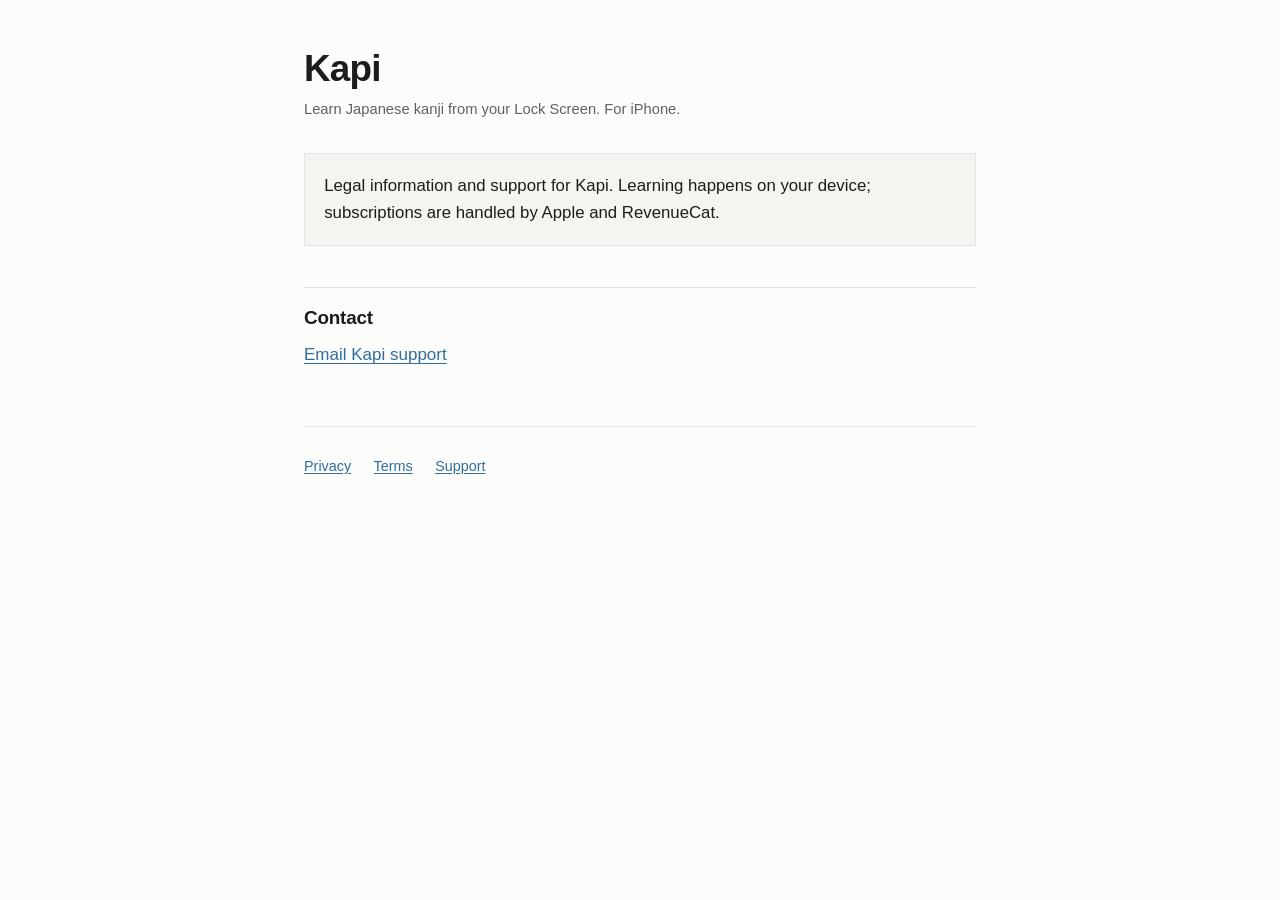
<file: index.html>
<!doctype html>
<html lang="en">
<head>
<meta charset="utf-8">
<meta name="viewport" content="width=device-width, initial-scale=1">
<title>Kapi — Kapi</title>
<meta name="description" content="Kapi privacy, subscription terms and support.">
<link rel="stylesheet" href="style.css">
</head>
<body>
<main>

<h1>Kapi</h1><p class="updated">Learn Japanese kanji from your Lock Screen. For iPhone.</p><div class="lead"><p>Legal information and support for Kapi. Learning happens on your device; subscriptions are handled by Apple and RevenueCat.</p></div><h2>Contact</h2><a href="mailto:zarif.arefein@gmail.com">Email Kapi support</a>
<footer><nav class="nav" aria-label="Legal and support"><a href="privacy/">Privacy</a><a href="terms/">Terms</a><a href="support/">Support</a></nav></footer>
</main>
</body>
</html>
</file>
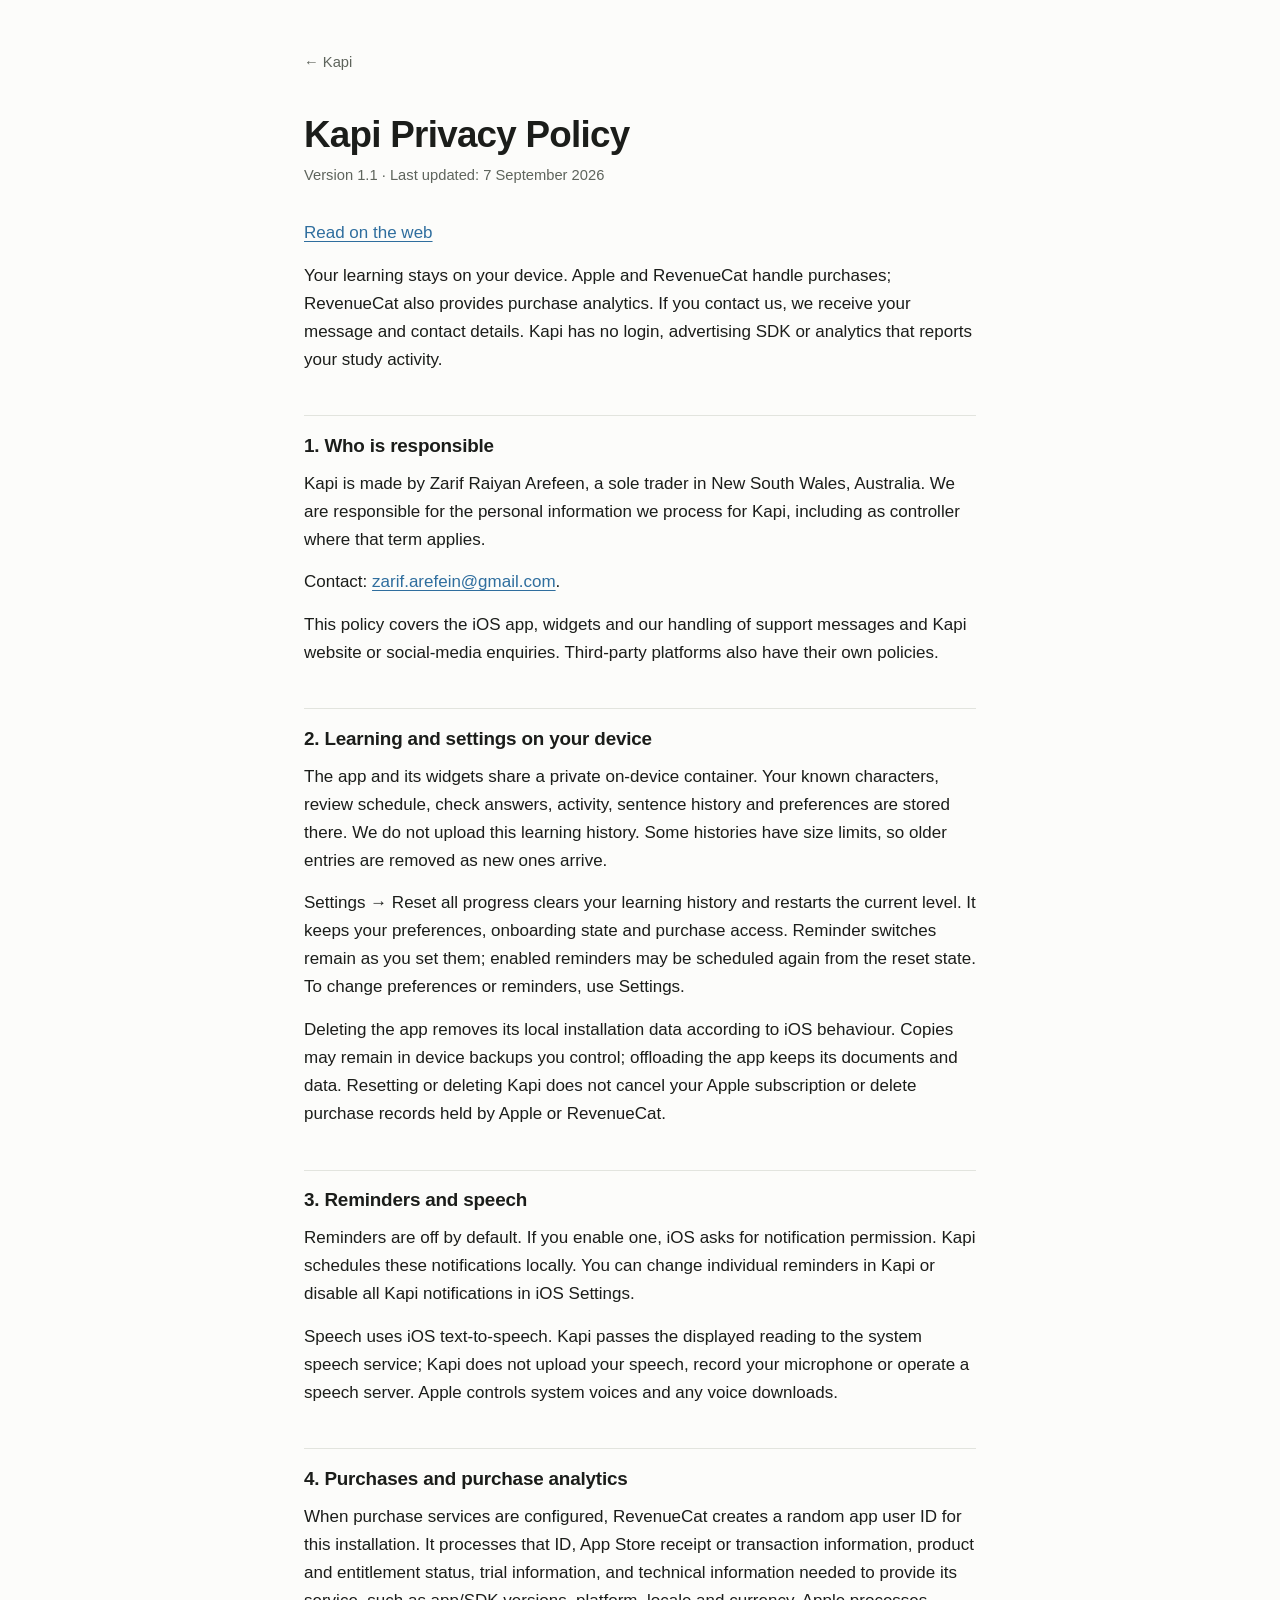
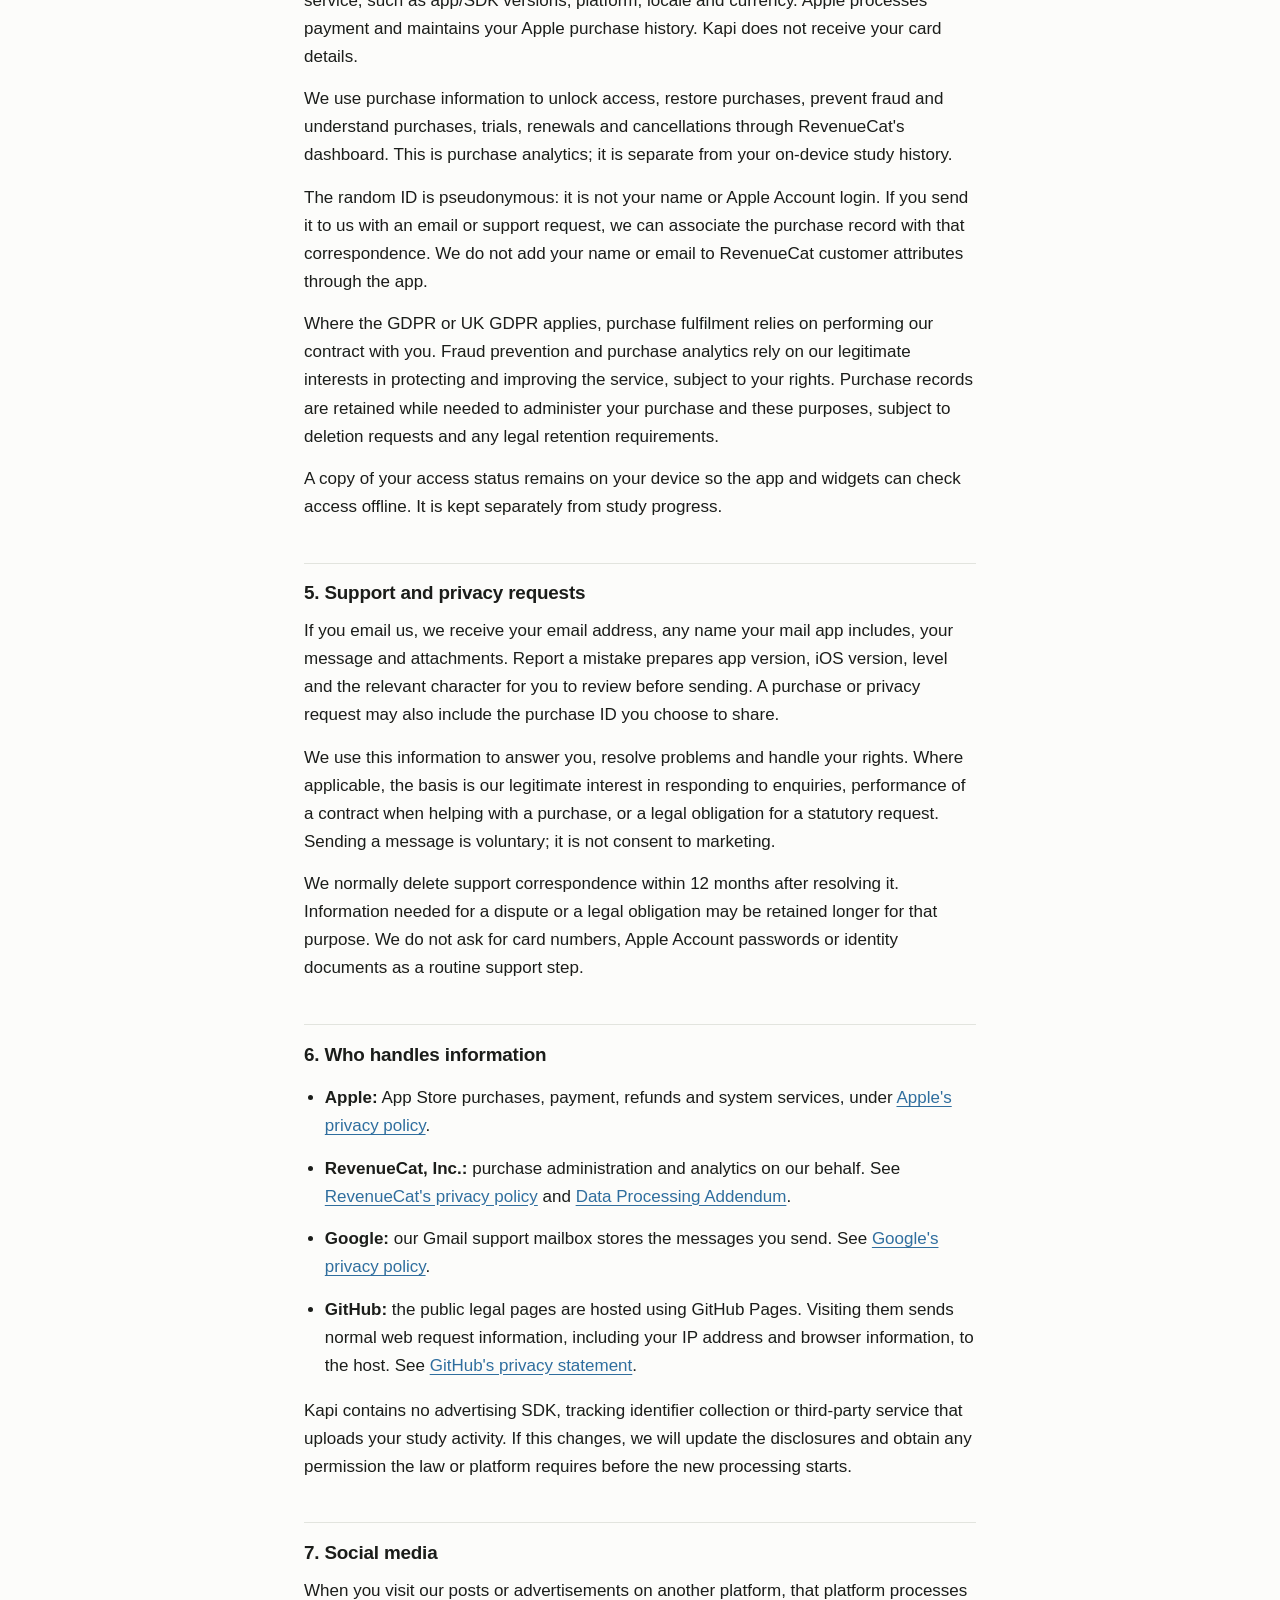
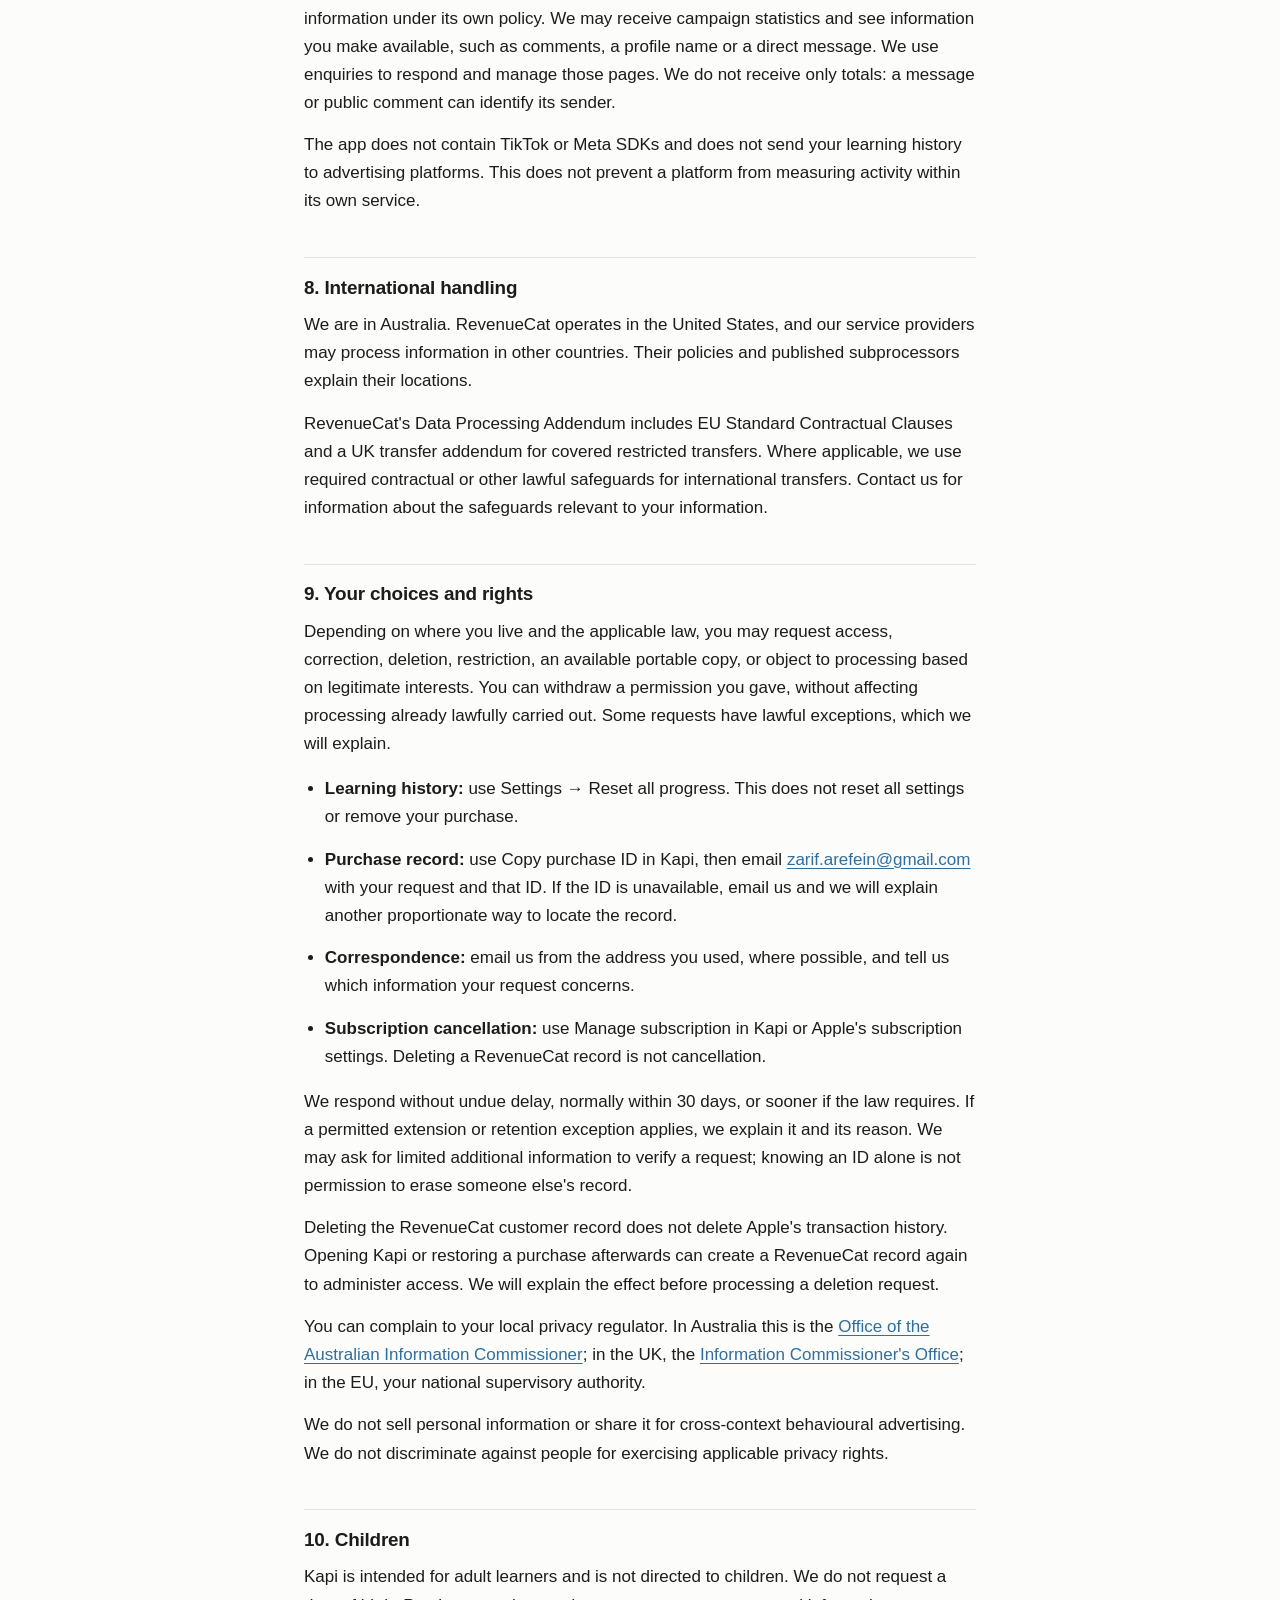
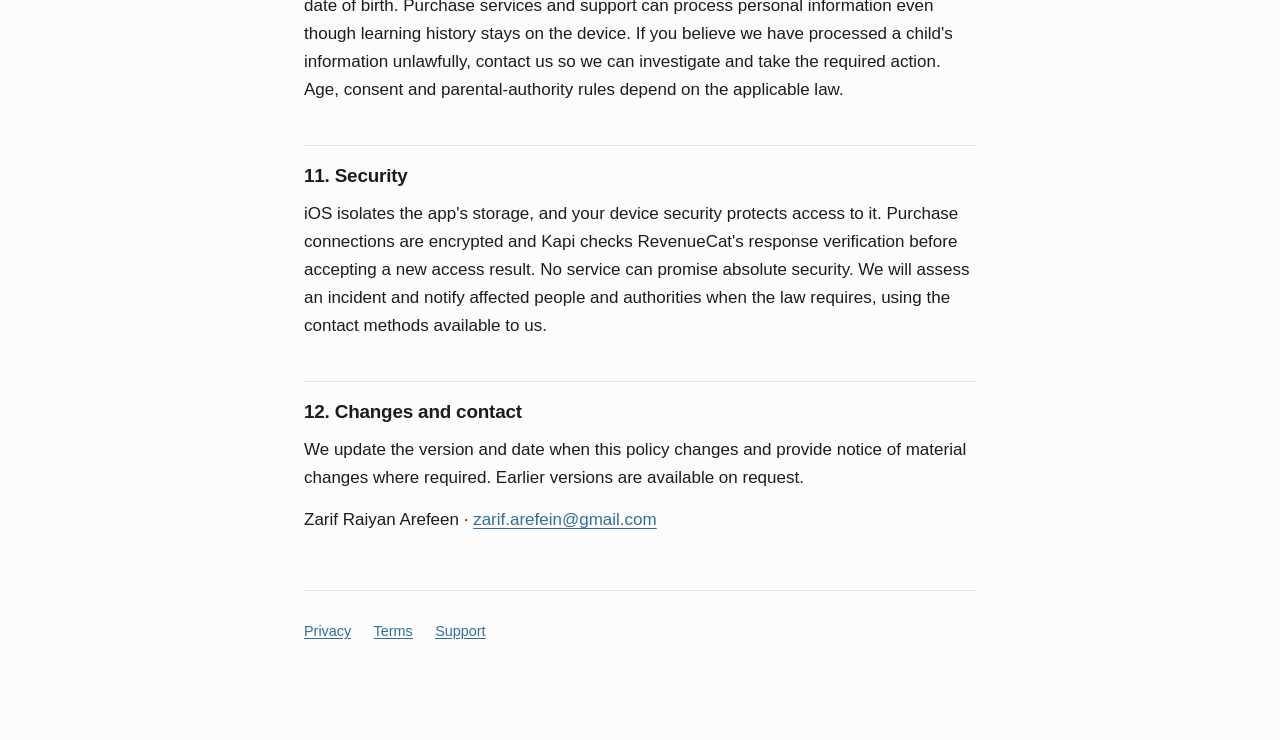
<file: privacy/index.html>
<!doctype html>
<html lang="en">
<head>
<meta charset="utf-8">
<meta name="viewport" content="width=device-width, initial-scale=1">
<title>Privacy Policy — Kapi</title>
<meta name="description" content="Kapi privacy policy: information, rights and help.">
<link rel="stylesheet" href="../style.css">
</head>
<body>
<main>
<a class="home" href="../">← Kapi</a>
<h1>Kapi Privacy Policy</h1>
<p class="updated">Version 1.1 · Last updated: 7 September 2026</p>
<p><a href="../privacy/">Read on the web</a></p>
<p>Your learning stays on your device. Apple and RevenueCat handle purchases; RevenueCat also provides purchase analytics. If you contact us, we receive your message and contact details. Kapi has no login, advertising SDK or analytics that reports your study activity.</p>
<h2>1. Who is responsible</h2>
<p>Kapi is made by Zarif Raiyan Arefeen, a sole trader in New South Wales, Australia. We are responsible for the personal information we process for Kapi, including as controller where that term applies.</p>
<p>Contact: <a href="mailto:zarif.arefein@gmail.com"><a href="mailto:zarif.arefein@gmail.com">zarif.arefein@gmail.com</a></a>.</p>
<p>This policy covers the iOS app, widgets and our handling of support messages and Kapi website or social-media enquiries. Third-party platforms also have their own policies.</p>
<h2>2. Learning and settings on your device</h2>
<p>The app and its widgets share a private on-device container. Your known characters, review schedule, check answers, activity, sentence history and preferences are stored there. We do not upload this learning history. Some histories have size limits, so older entries are removed as new ones arrive.</p>
<p>Settings → Reset all progress clears your learning history and restarts the current level. It keeps your preferences, onboarding state and purchase access. Reminder switches remain as you set them; enabled reminders may be scheduled again from the reset state. To change preferences or reminders, use Settings.</p>
<p>Deleting the app removes its local installation data according to iOS behaviour. Copies may remain in device backups you control; offloading the app keeps its documents and data. Resetting or deleting Kapi does not cancel your Apple subscription or delete purchase records held by Apple or RevenueCat.</p>
<h2>3. Reminders and speech</h2>
<p>Reminders are off by default. If you enable one, iOS asks for notification permission. Kapi schedules these notifications locally. You can change individual reminders in Kapi or disable all Kapi notifications in iOS Settings.</p>
<p>Speech uses iOS text-to-speech. Kapi passes the displayed reading to the system speech service; Kapi does not upload your speech, record your microphone or operate a speech server. Apple controls system voices and any voice downloads.</p>
<h2>4. Purchases and purchase analytics</h2>
<p>When purchase services are configured, RevenueCat creates a random app user ID for this installation. It processes that ID, App Store receipt or transaction information, product and entitlement status, trial information, and technical information needed to provide its service, such as app/SDK versions, platform, locale and currency. Apple processes payment and maintains your Apple purchase history. Kapi does not receive your card details.</p>
<p>We use purchase information to unlock access, restore purchases, prevent fraud and understand purchases, trials, renewals and cancellations through RevenueCat&#x27;s dashboard. This is purchase analytics; it is separate from your on-device study history.</p>
<p>The random ID is pseudonymous: it is not your name or Apple Account login. If you send it to us with an email or support request, we can associate the purchase record with that correspondence. We do not add your name or email to RevenueCat customer attributes through the app.</p>
<p>Where the GDPR or UK GDPR applies, purchase fulfilment relies on performing our contract with you. Fraud prevention and purchase analytics rely on our legitimate interests in protecting and improving the service, subject to your rights. Purchase records are retained while needed to administer your purchase and these purposes, subject to deletion requests and any legal retention requirements.</p>
<p>A copy of your access status remains on your device so the app and widgets can check access offline. It is kept separately from study progress.</p>
<h2>5. Support and privacy requests</h2>
<p>If you email us, we receive your email address, any name your mail app includes, your message and attachments. Report a mistake prepares app version, iOS version, level and the relevant character for you to review before sending. A purchase or privacy request may also include the purchase ID you choose to share.</p>
<p>We use this information to answer you, resolve problems and handle your rights. Where applicable, the basis is our legitimate interest in responding to enquiries, performance of a contract when helping with a purchase, or a legal obligation for a statutory request. Sending a message is voluntary; it is not consent to marketing.</p>
<p>We normally delete support correspondence within 12 months after resolving it. Information needed for a dispute or a legal obligation may be retained longer for that purpose. We do not ask for card numbers, Apple Account passwords or identity documents as a routine support step.</p>
<h2>6. Who handles information</h2>
<ul>
<li><strong>Apple:</strong> App Store purchases, payment, refunds and system services, under <a href="https://www.apple.com/legal/privacy/">Apple&#x27;s privacy policy</a>.</li>
<li><strong>RevenueCat, Inc.:</strong> purchase administration and analytics on our behalf. See <a href="https://www.revenuecat.com/privacy">RevenueCat&#x27;s privacy policy</a> and <a href="https://www.revenuecat.com/dpa">Data Processing Addendum</a>.</li>
<li><strong>Google:</strong> our Gmail support mailbox stores the messages you send. See <a href="https://policies.google.com/privacy">Google&#x27;s privacy policy</a>.</li>
<li><strong>GitHub:</strong> the public legal pages are hosted using GitHub Pages. Visiting them sends normal web request information, including your IP address and browser information, to the host. See <a href="https://docs.github.com/en/site-policy/privacy-policies/github-general-privacy-statement">GitHub&#x27;s privacy statement</a>.</li>
</ul>
<p>Kapi contains no advertising SDK, tracking identifier collection or third-party service that uploads your study activity. If this changes, we will update the disclosures and obtain any permission the law or platform requires before the new processing starts.</p>
<h2>7. Social media</h2>
<p>When you visit our posts or advertisements on another platform, that platform processes information under its own policy. We may receive campaign statistics and see information you make available, such as comments, a profile name or a direct message. We use enquiries to respond and manage those pages. We do not receive only totals: a message or public comment can identify its sender.</p>
<p>The app does not contain TikTok or Meta SDKs and does not send your learning history to advertising platforms. This does not prevent a platform from measuring activity within its own service.</p>
<h2>8. International handling</h2>
<p>We are in Australia. RevenueCat operates in the United States, and our service providers may process information in other countries. Their policies and published subprocessors explain their locations.</p>
<p>RevenueCat&#x27;s Data Processing Addendum includes EU Standard Contractual Clauses and a UK transfer addendum for covered restricted transfers. Where applicable, we use required contractual or other lawful safeguards for international transfers. Contact us for information about the safeguards relevant to your information.</p>
<h2>9. Your choices and rights</h2>
<p>Depending on where you live and the applicable law, you may request access, correction, deletion, restriction, an available portable copy, or object to processing based on legitimate interests. You can withdraw a permission you gave, without affecting processing already lawfully carried out. Some requests have lawful exceptions, which we will explain.</p>
<ul>
<li><strong>Learning history:</strong> use Settings → Reset all progress. This does not reset all settings or remove your purchase.</li>
<li><strong>Purchase record:</strong> use Copy purchase ID in Kapi, then email <a href="mailto:zarif.arefein@gmail.com"><a href="mailto:zarif.arefein@gmail.com">zarif.arefein@gmail.com</a></a> with your request and that ID. If the ID is unavailable, email us and we will explain another proportionate way to locate the record.</li>
<li><strong>Correspondence:</strong> email us from the address you used, where possible, and tell us which information your request concerns.</li>
<li><strong>Subscription cancellation:</strong> use Manage subscription in Kapi or Apple&#x27;s subscription settings. Deleting a RevenueCat record is not cancellation.</li>
</ul>
<p>We respond without undue delay, normally within 30 days, or sooner if the law requires. If a permitted extension or retention exception applies, we explain it and its reason. We may ask for limited additional information to verify a request; knowing an ID alone is not permission to erase someone else&#x27;s record.</p>
<p>Deleting the RevenueCat customer record does not delete Apple&#x27;s transaction history. Opening Kapi or restoring a purchase afterwards can create a RevenueCat record again to administer access. We will explain the effect before processing a deletion request.</p>
<p>You can complain to your local privacy regulator. In Australia this is the <a href="https://www.oaic.gov.au">Office of the Australian Information Commissioner</a>; in the UK, the <a href="https://ico.org.uk">Information Commissioner&#x27;s Office</a>; in the EU, your national supervisory authority.</p>
<p>We do not sell personal information or share it for cross-context behavioural advertising. We do not discriminate against people for exercising applicable privacy rights.</p>
<h2>10. Children</h2>
<p>Kapi is intended for adult learners and is not directed to children. We do not request a date of birth. Purchase services and support can process personal information even though learning history stays on the device. If you believe we have processed a child&#x27;s information unlawfully, contact us so we can investigate and take the required action. Age, consent and parental-authority rules depend on the applicable law.</p>
<h2>11. Security</h2>
<p>iOS isolates the app&#x27;s storage, and your device security protects access to it. Purchase connections are encrypted and Kapi checks RevenueCat&#x27;s response verification before accepting a new access result. No service can promise absolute security. We will assess an incident and notify affected people and authorities when the law requires, using the contact methods available to us.</p>
<h2>12. Changes and contact</h2>
<p>We update the version and date when this policy changes and provide notice of material changes where required. Earlier versions are available on request.</p>
<p>Zarif Raiyan Arefeen · <a href="mailto:zarif.arefein@gmail.com"><a href="mailto:zarif.arefein@gmail.com">zarif.arefein@gmail.com</a></a></p>
<footer><nav class="nav" aria-label="Legal and support"><a href="../privacy/">Privacy</a><a href="../terms/">Terms</a><a href="../support/">Support</a></nav></footer>
</main>
</body>
</html>
</file>
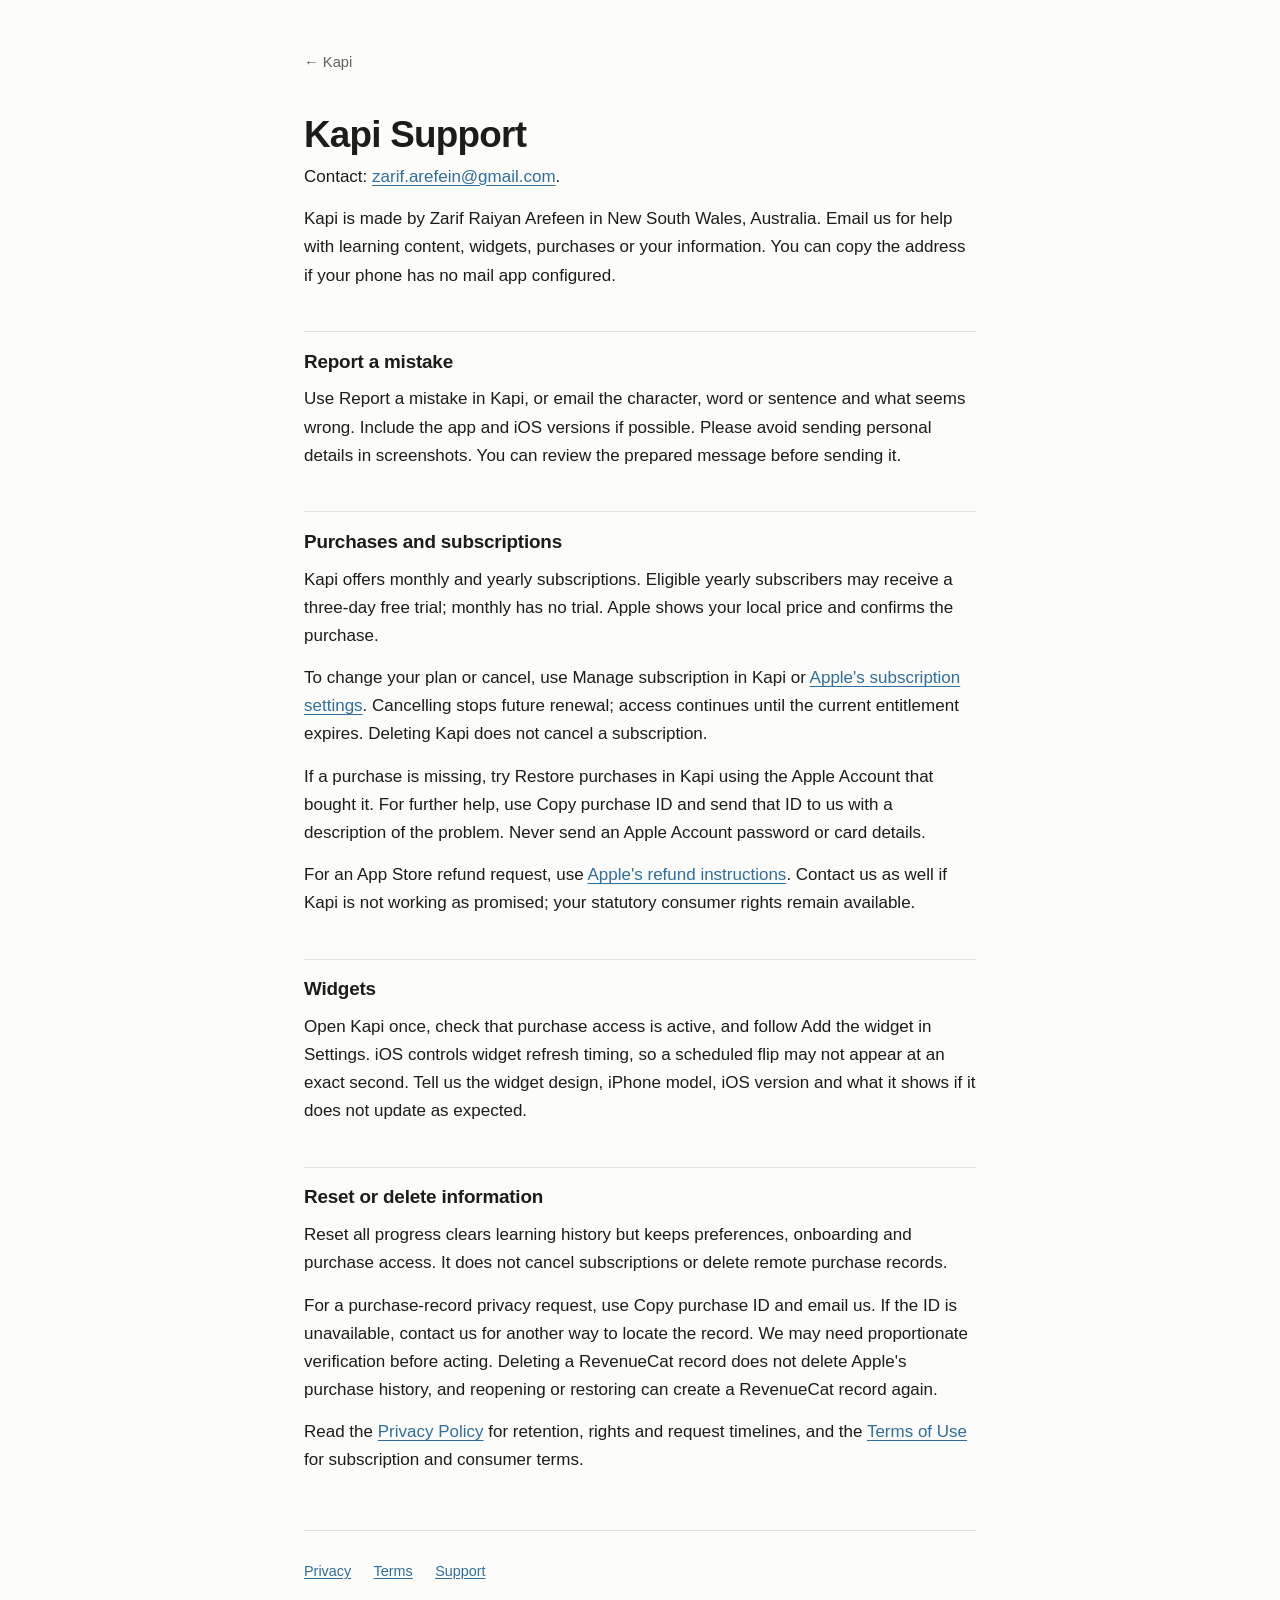
<file: support/index.html>
<!doctype html>
<html lang="en">
<head>
<meta charset="utf-8">
<meta name="viewport" content="width=device-width, initial-scale=1">
<title>Support — Kapi</title>
<meta name="description" content="Kapi support: information, rights and help.">
<link rel="stylesheet" href="../style.css">
</head>
<body>
<main>
<a class="home" href="../">← Kapi</a>
<h1>Kapi Support</h1>
<p>Contact: <a href="mailto:zarif.arefein@gmail.com"><a href="mailto:zarif.arefein@gmail.com">zarif.arefein@gmail.com</a></a>.</p>
<p>Kapi is made by Zarif Raiyan Arefeen in New South Wales, Australia. Email us for help with learning content, widgets, purchases or your information. You can copy the address if your phone has no mail app configured.</p>
<h2>Report a mistake</h2>
<p>Use Report a mistake in Kapi, or email the character, word or sentence and what seems wrong. Include the app and iOS versions if possible. Please avoid sending personal details in screenshots. You can review the prepared message before sending it.</p>
<h2>Purchases and subscriptions</h2>
<p>Kapi offers monthly and yearly subscriptions. Eligible yearly subscribers may receive a three-day free trial; monthly has no trial. Apple shows your local price and confirms the purchase.</p>
<p>To change your plan or cancel, use Manage subscription in Kapi or <a href="https://apps.apple.com/account/subscriptions">Apple&#x27;s subscription settings</a>. Cancelling stops future renewal; access continues until the current entitlement expires. Deleting Kapi does not cancel a subscription.</p>
<p>If a purchase is missing, try Restore purchases in Kapi using the Apple Account that bought it. For further help, use Copy purchase ID and send that ID to us with a description of the problem. Never send an Apple Account password or card details.</p>
<p>For an App Store refund request, use <a href="https://support.apple.com/118223">Apple&#x27;s refund instructions</a>. Contact us as well if Kapi is not working as promised; your statutory consumer rights remain available.</p>
<h2>Widgets</h2>
<p>Open Kapi once, check that purchase access is active, and follow Add the widget in Settings. iOS controls widget refresh timing, so a scheduled flip may not appear at an exact second. Tell us the widget design, iPhone model, iOS version and what it shows if it does not update as expected.</p>
<h2>Reset or delete information</h2>
<p>Reset all progress clears learning history but keeps preferences, onboarding and purchase access. It does not cancel subscriptions or delete remote purchase records.</p>
<p>For a purchase-record privacy request, use Copy purchase ID and email us. If the ID is unavailable, contact us for another way to locate the record. We may need proportionate verification before acting. Deleting a RevenueCat record does not delete Apple&#x27;s purchase history, and reopening or restoring can create a RevenueCat record again.</p>
<p>Read the <a href="../privacy/">Privacy Policy</a> for retention, rights and request timelines, and the <a href="../terms/">Terms of Use</a> for subscription and consumer terms.</p>
<footer><nav class="nav" aria-label="Legal and support"><a href="../privacy/">Privacy</a><a href="../terms/">Terms</a><a href="../support/">Support</a></nav></footer>
</main>
</body>
</html>
</file>
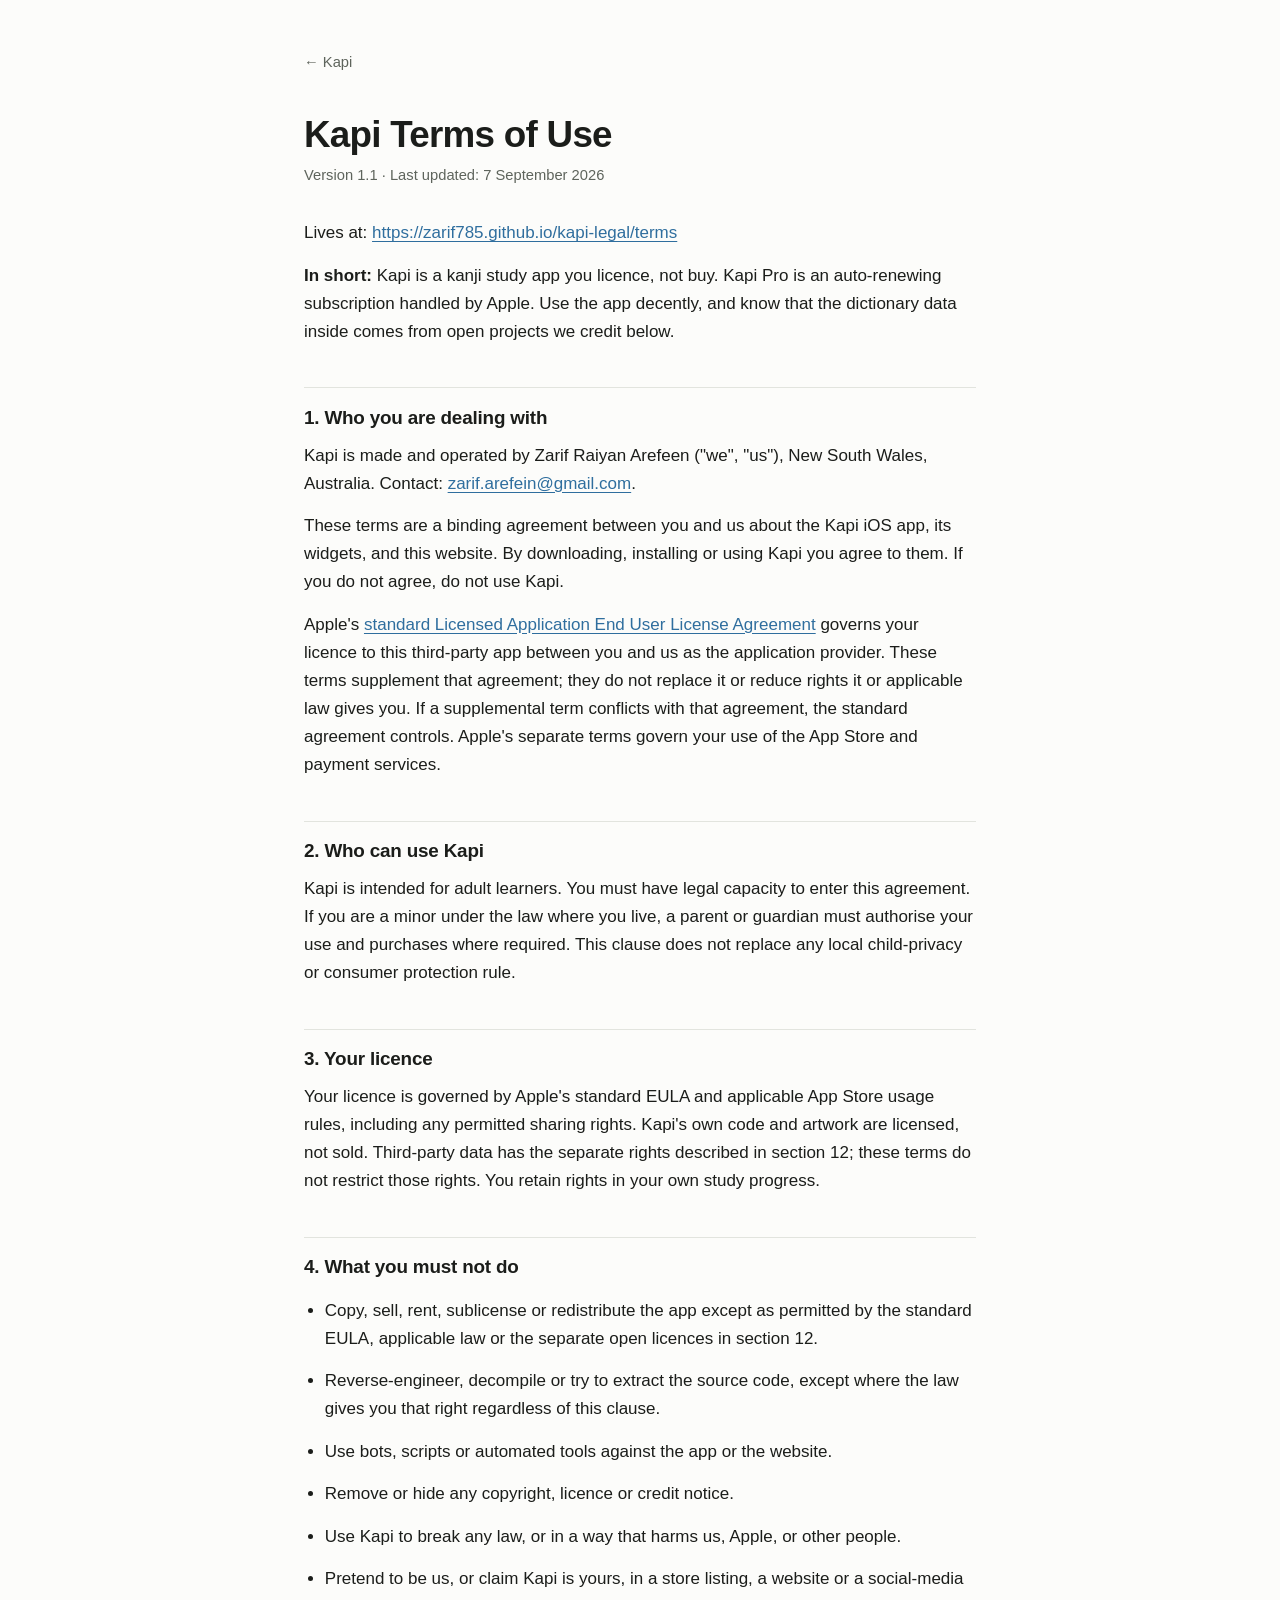
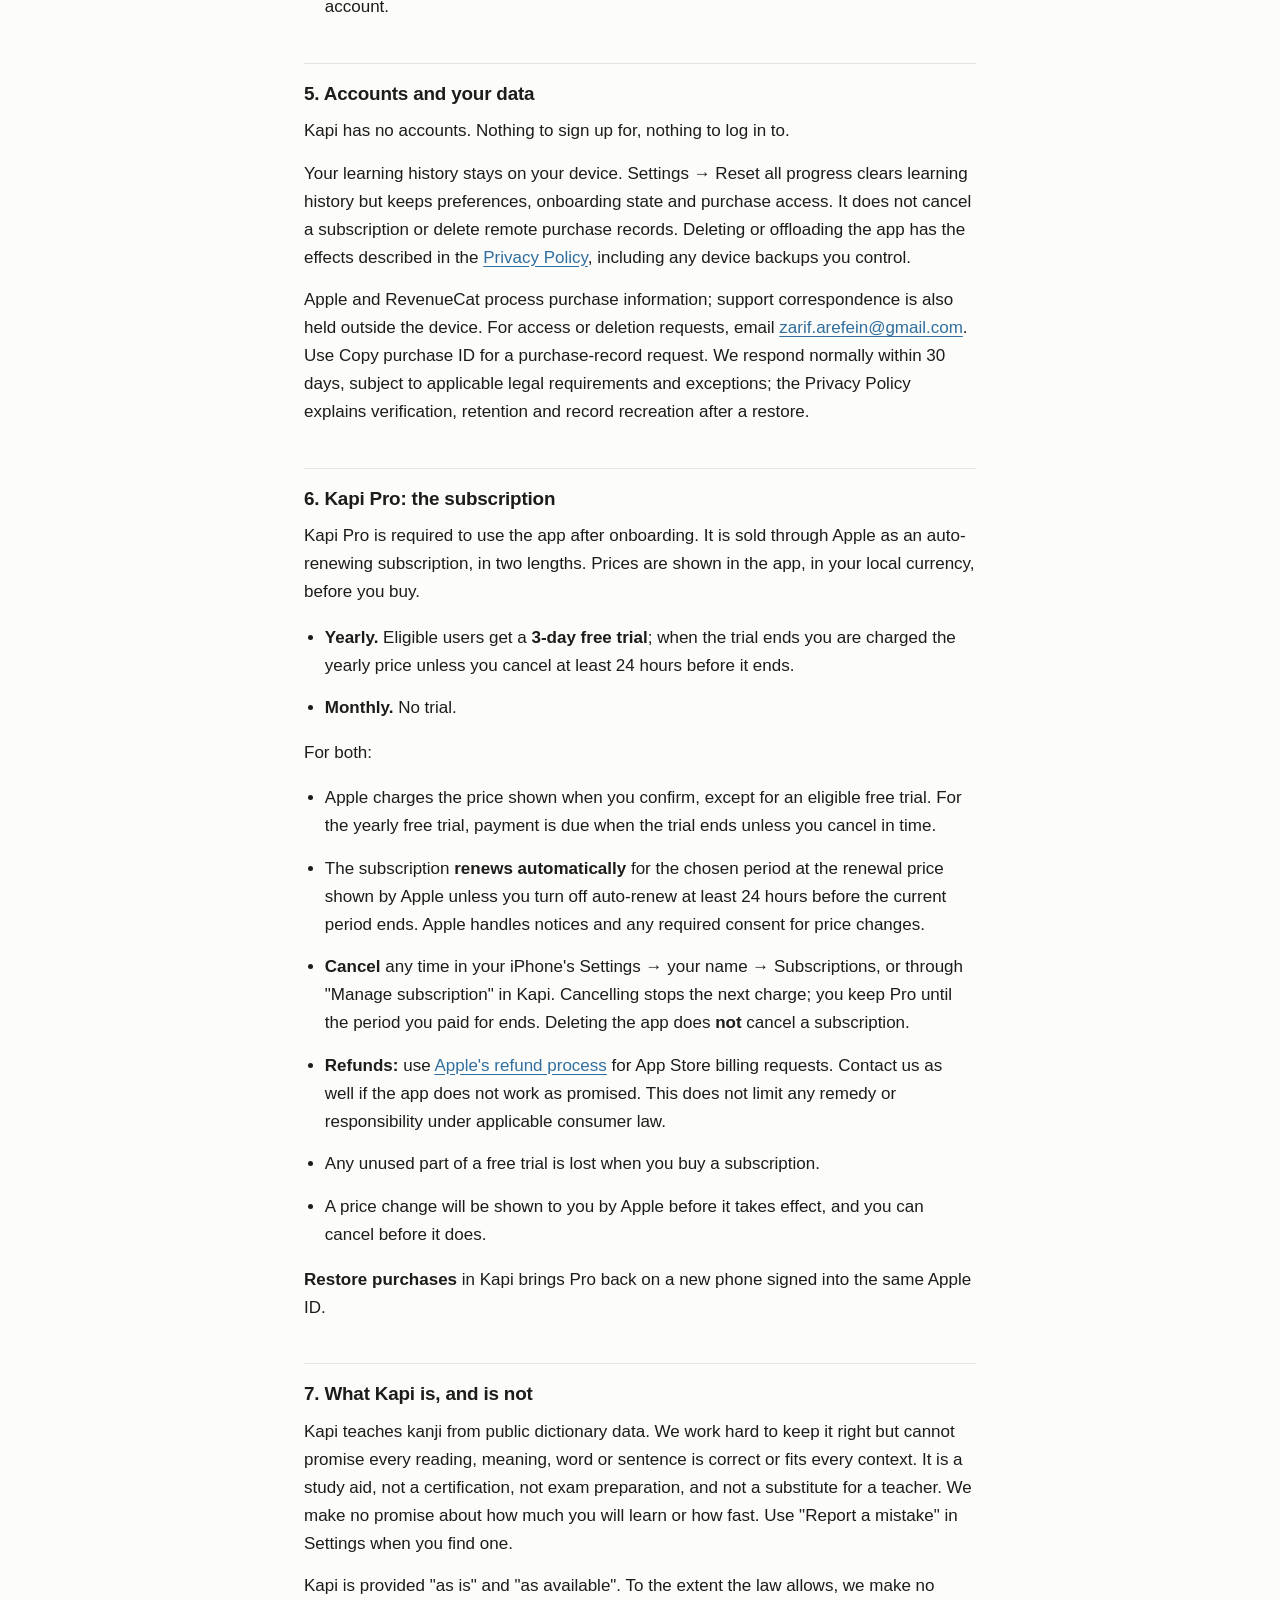
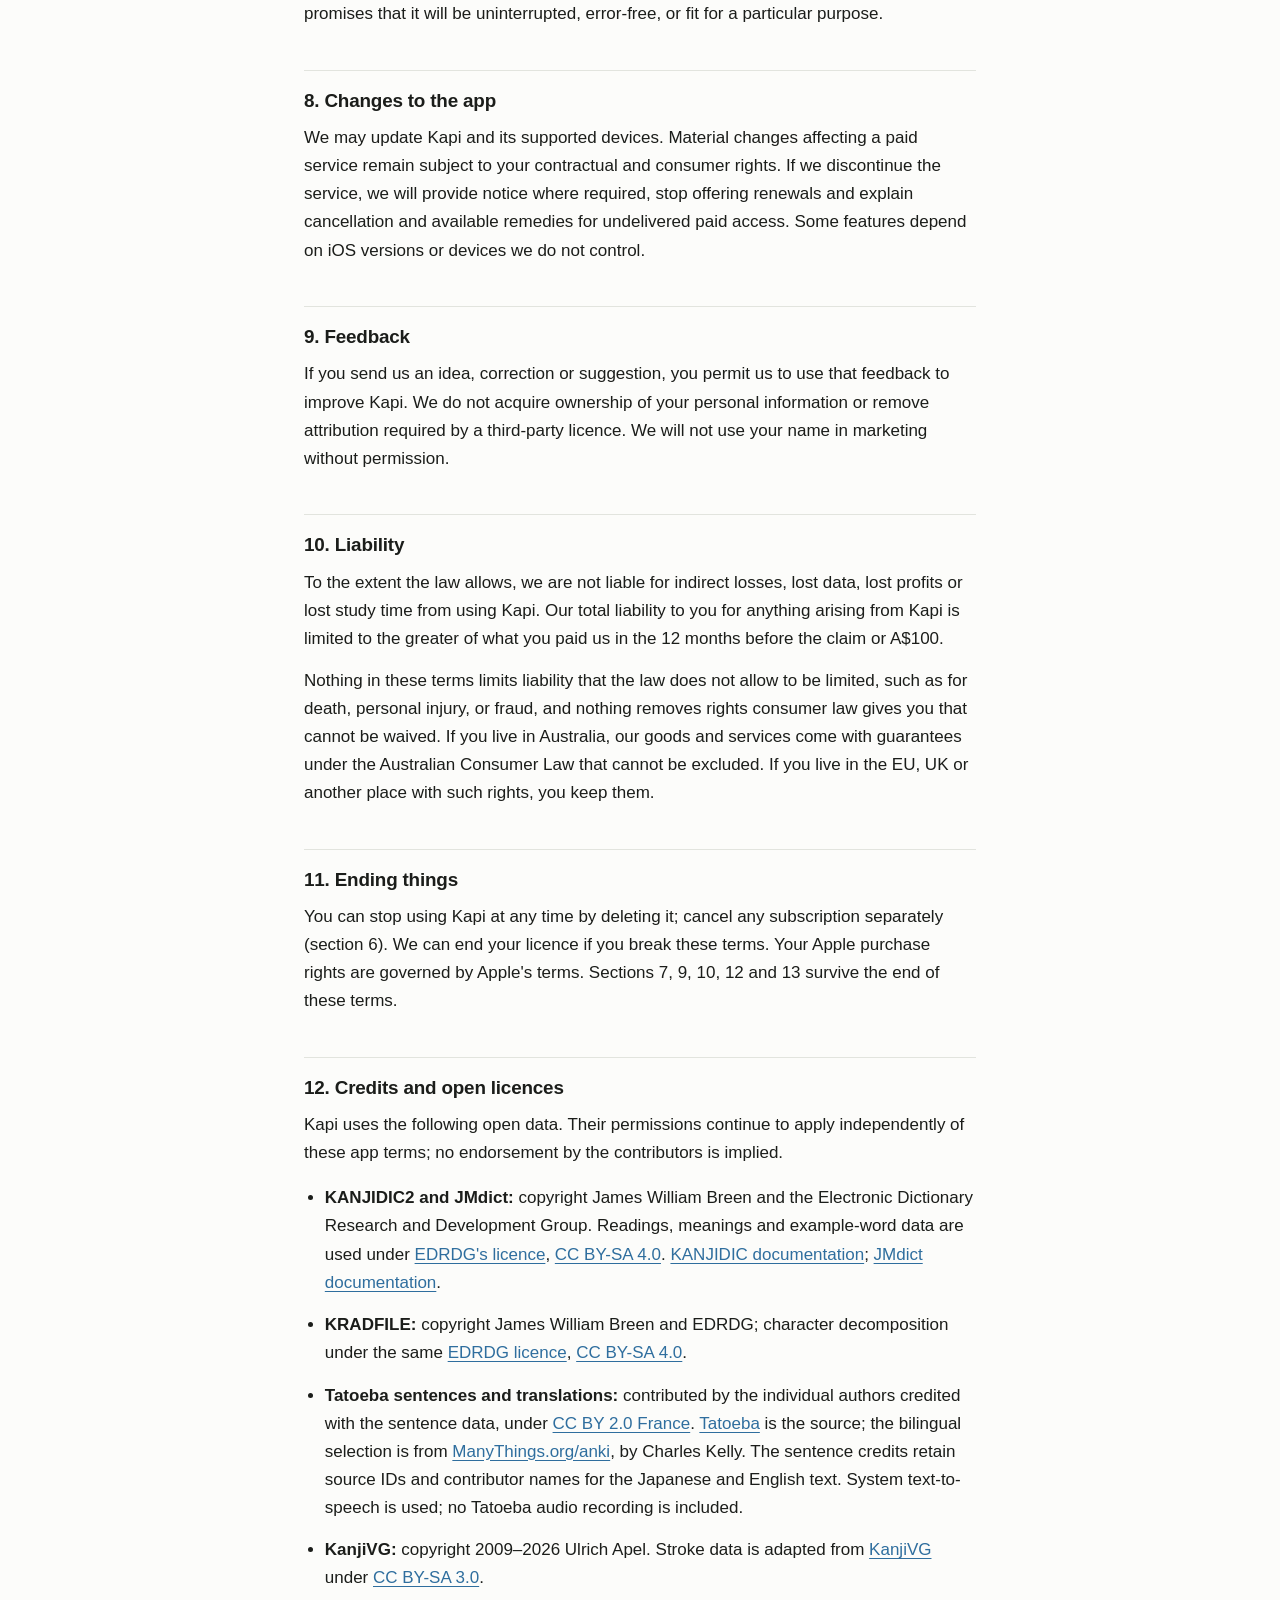
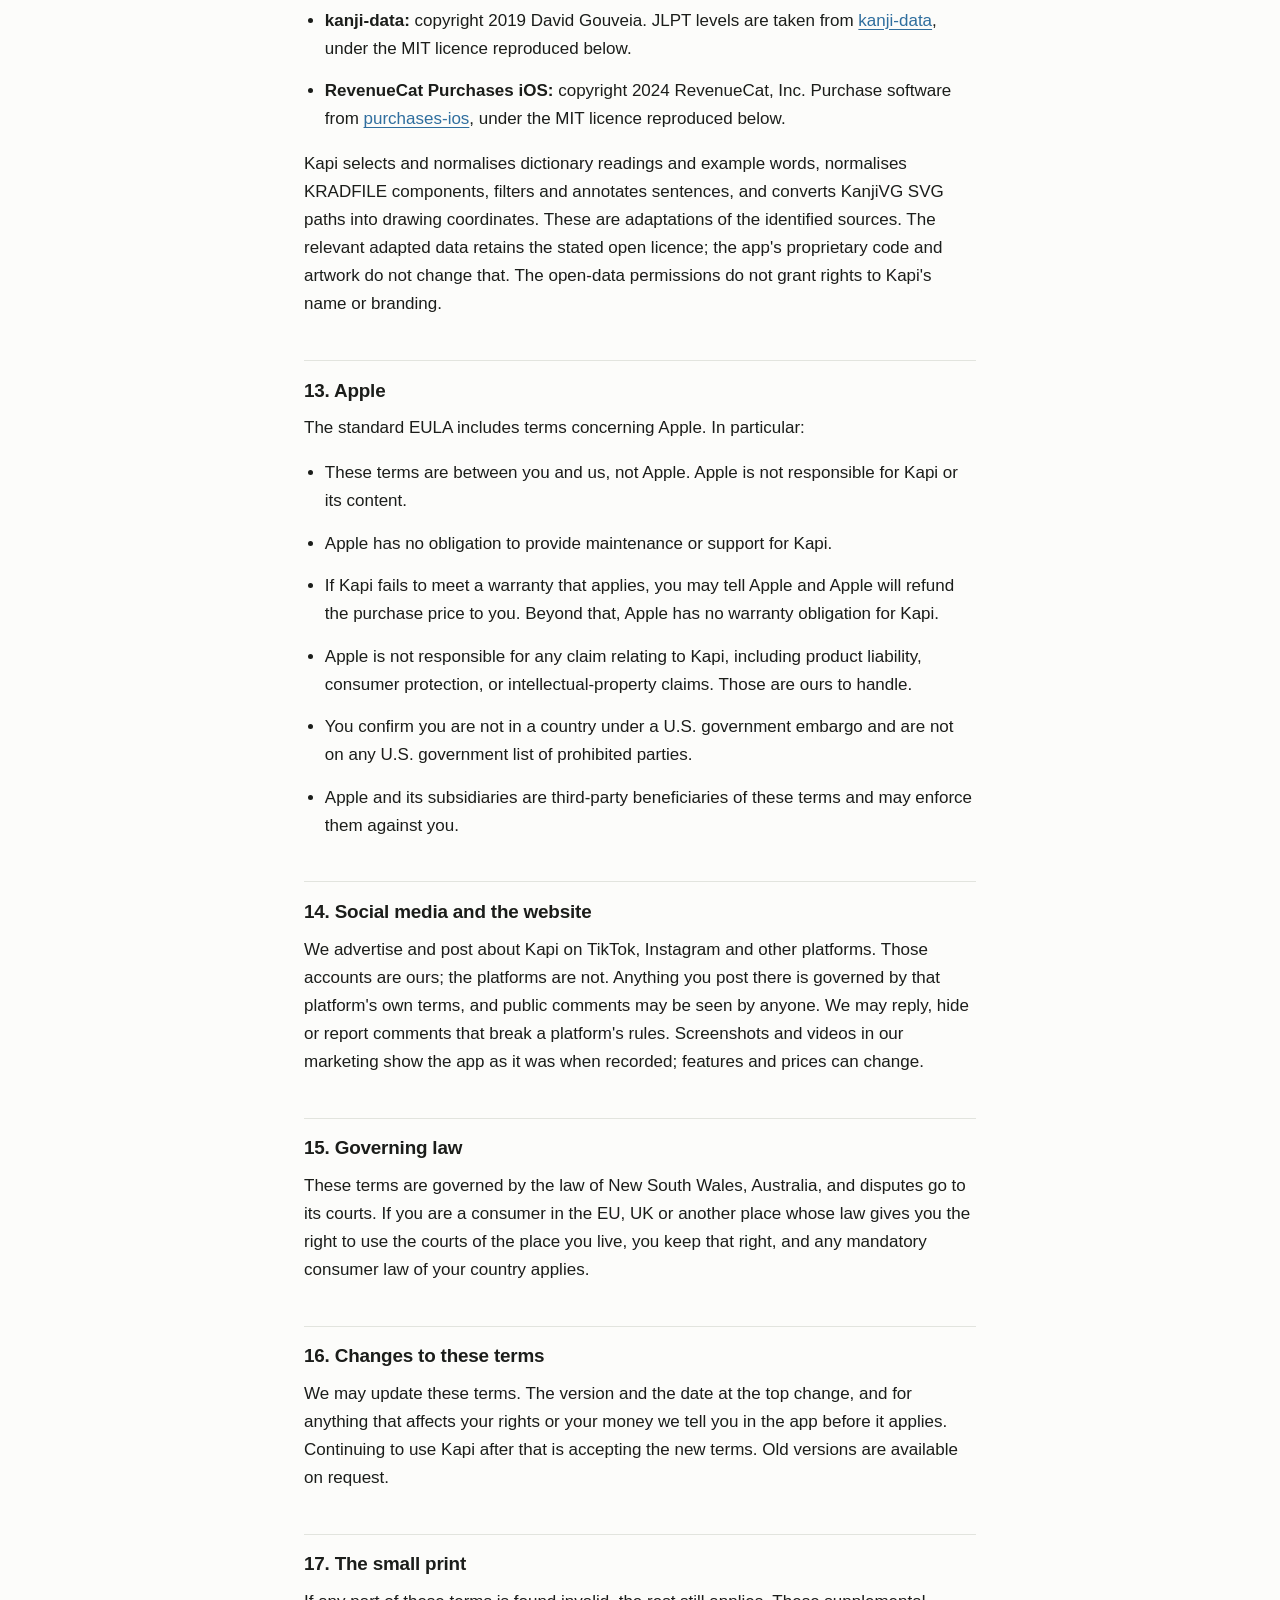
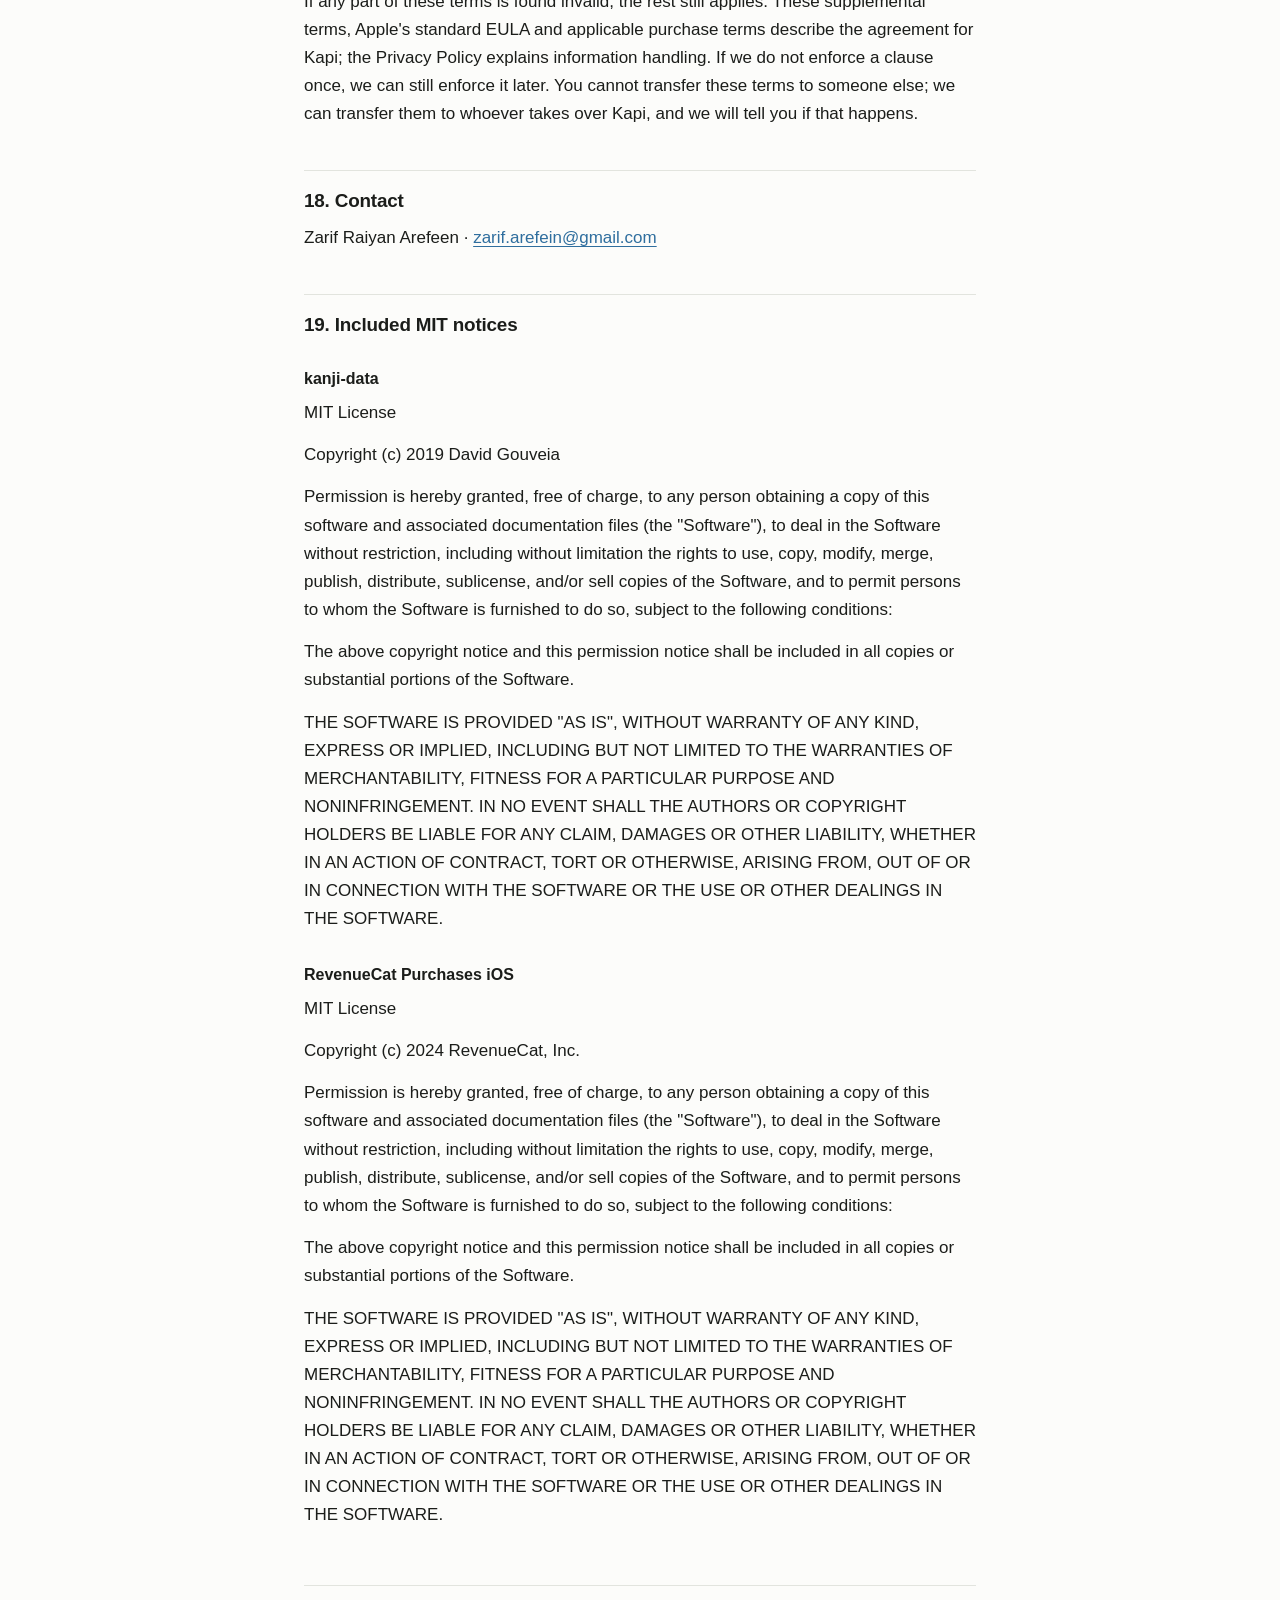
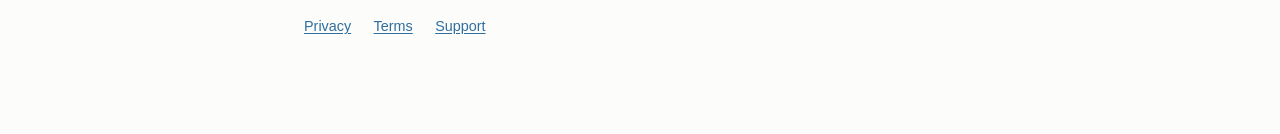
<file: terms/index.html>
<!doctype html>
<html lang="en">
<head>
<meta charset="utf-8">
<meta name="viewport" content="width=device-width, initial-scale=1">
<title>Terms of Use — Kapi</title>
<meta name="description" content="Kapi terms of use: information, rights and help.">
<link rel="stylesheet" href="../style.css">
</head>
<body>
<main>
<a class="home" href="../">← Kapi</a>
<h1>Kapi Terms of Use</h1>
<p class="updated">Version 1.1 · Last updated: 7 September 2026</p>
<p>Lives at: <a href="../terms/">https://zarif785.github.io/kapi-legal/terms</a></p>
<p><strong>In short:</strong> Kapi is a kanji study app you licence, not buy. Kapi Pro is an auto-renewing subscription handled by Apple. Use the app decently, and know that the dictionary data inside comes from open projects we credit below.</p>
<h2>1. Who you are dealing with</h2>
<p>Kapi is made and operated by Zarif Raiyan Arefeen (&quot;we&quot;, &quot;us&quot;), New South Wales, Australia. Contact: <a href="mailto:zarif.arefein@gmail.com">zarif.arefein@gmail.com</a>.</p>
<p>These terms are a binding agreement between you and us about the Kapi iOS app, its widgets, and this website. By downloading, installing or using Kapi you agree to them. If you do not agree, do not use Kapi.</p>
<p>Apple&#x27;s <a href="https://www.apple.com/legal/internet-services/itunes/dev/stdeula/">standard Licensed Application End User License Agreement</a> governs your licence to this third-party app between you and us as the application provider. These terms supplement that agreement; they do not replace it or reduce rights it or applicable law gives you. If a supplemental term conflicts with that agreement, the standard agreement controls. Apple&#x27;s separate terms govern your use of the App Store and payment services.</p>
<h2>2. Who can use Kapi</h2>
<p>Kapi is intended for adult learners. You must have legal capacity to enter this agreement. If you are a minor under the law where you live, a parent or guardian must authorise your use and purchases where required. This clause does not replace any local child-privacy or consumer protection rule.</p>
<h2>3. Your licence</h2>
<p>Your licence is governed by Apple&#x27;s standard EULA and applicable App Store usage rules, including any permitted sharing rights. Kapi&#x27;s own code and artwork are licensed, not sold. Third-party data has the separate rights described in section 12; these terms do not restrict those rights. You retain rights in your own study progress.</p>
<h2>4. What you must not do</h2>
<ul>
<li>Copy, sell, rent, sublicense or redistribute the app except as permitted by the standard EULA, applicable law or the separate open licences in section 12.</li>
<li>Reverse-engineer, decompile or try to extract the source code, except where the law gives you that right regardless of this clause.</li>
<li>Use bots, scripts or automated tools against the app or the website.</li>
<li>Remove or hide any copyright, licence or credit notice.</li>
<li>Use Kapi to break any law, or in a way that harms us, Apple, or other people.</li>
<li>Pretend to be us, or claim Kapi is yours, in a store listing, a website or a social-media account.</li>
</ul>
<h2>5. Accounts and your data</h2>
<p>Kapi has no accounts. Nothing to sign up for, nothing to log in to.</p>
<p>Your learning history stays on your device. Settings → Reset all progress clears learning history but keeps preferences, onboarding state and purchase access. It does not cancel a subscription or delete remote purchase records. Deleting or offloading the app has the effects described in the <a href="../privacy/">Privacy Policy</a>, including any device backups you control.</p>
<p>Apple and RevenueCat process purchase information; support correspondence is also held outside the device. For access or deletion requests, email <a href="mailto:zarif.arefein@gmail.com">zarif.arefein@gmail.com</a>. Use Copy purchase ID for a purchase-record request. We respond normally within 30 days, subject to applicable legal requirements and exceptions; the Privacy Policy explains verification, retention and record recreation after a restore.</p>
<h2>6. Kapi Pro: the subscription</h2>
<p>Kapi Pro is required to use the app after onboarding. It is sold through Apple as an auto-renewing subscription, in two lengths. Prices are shown in the app, in your local currency, before you buy.</p>
<ul>
<li><strong>Yearly.</strong> Eligible users get a <strong>3-day free trial</strong>; when the trial ends you are charged the yearly price unless you cancel at least 24 hours before it ends.</li>
<li><strong>Monthly.</strong> No trial.</li>
</ul>
<p>For both:</p>
<ul>
<li>Apple charges the price shown when you confirm, except for an eligible free trial. For the yearly free trial, payment is due when the trial ends unless you cancel in time.</li>
<li>The subscription <strong>renews automatically</strong> for the chosen period at the renewal price shown by Apple unless you turn off auto-renew at least 24 hours before the current period ends. Apple handles notices and any required consent for price changes.</li>
<li><strong>Cancel</strong> any time in your iPhone&#x27;s Settings → your name → Subscriptions, or through &quot;Manage subscription&quot; in Kapi. Cancelling stops the next charge; you keep Pro until the period you paid for ends. Deleting the app does <strong>not</strong> cancel a subscription.</li>
<li><strong>Refunds:</strong> use <a href="https://support.apple.com/118223">Apple&#x27;s refund process</a> for App Store billing requests. Contact us as well if the app does not work as promised. This does not limit any remedy or responsibility under applicable consumer law.</li>
<li>Any unused part of a free trial is lost when you buy a subscription.</li>
<li>A price change will be shown to you by Apple before it takes effect, and you can cancel before it does.</li>
</ul>
<p><strong>Restore purchases</strong> in Kapi brings Pro back on a new phone signed into the same Apple ID.</p>
<h2>7. What Kapi is, and is not</h2>
<p>Kapi teaches kanji from public dictionary data. We work hard to keep it right but cannot promise every reading, meaning, word or sentence is correct or fits every context. It is a study aid, not a certification, not exam preparation, and not a substitute for a teacher. We make no promise about how much you will learn or how fast. Use &quot;Report a mistake&quot; in Settings when you find one.</p>
<p>Kapi is provided &quot;as is&quot; and &quot;as available&quot;. To the extent the law allows, we make no promises that it will be uninterrupted, error-free, or fit for a particular purpose.</p>
<h2>8. Changes to the app</h2>
<p>We may update Kapi and its supported devices. Material changes affecting a paid service remain subject to your contractual and consumer rights. If we discontinue the service, we will provide notice where required, stop offering renewals and explain cancellation and available remedies for undelivered paid access. Some features depend on iOS versions or devices we do not control.</p>
<h2>9. Feedback</h2>
<p>If you send us an idea, correction or suggestion, you permit us to use that feedback to improve Kapi. We do not acquire ownership of your personal information or remove attribution required by a third-party licence. We will not use your name in marketing without permission.</p>
<h2>10. Liability</h2>
<p>To the extent the law allows, we are not liable for indirect losses, lost data, lost profits or lost study time from using Kapi. Our total liability to you for anything arising from Kapi is limited to the greater of what you paid us in the 12 months before the claim or A$100.</p>
<p>Nothing in these terms limits liability that the law does not allow to be limited, such as for death, personal injury, or fraud, and nothing removes rights consumer law gives you that cannot be waived. If you live in Australia, our goods and services come with guarantees under the Australian Consumer Law that cannot be excluded. If you live in the EU, UK or another place with such rights, you keep them.</p>
<h2>11. Ending things</h2>
<p>You can stop using Kapi at any time by deleting it; cancel any subscription separately (section 6). We can end your licence if you break these terms. Your Apple purchase rights are governed by Apple&#x27;s terms. Sections 7, 9, 10, 12 and 13 survive the end of these terms.</p>
<h2>12. Credits and open licences</h2>
<p>Kapi uses the following open data. Their permissions continue to apply independently of these app terms; no endorsement by the contributors is implied.</p>
<ul>
<li><strong>KANJIDIC2 and JMdict:</strong> copyright James William Breen and the Electronic Dictionary Research and Development Group. Readings, meanings and example-word data are used under <a href="https://www.edrdg.org/edrdg/licence.html">EDRDG&#x27;s licence</a>, <a href="https://creativecommons.org/licenses/by-sa/4.0/">CC BY-SA 4.0</a>. <a href="https://www.edrdg.org/wiki/index.php/KANJIDIC_Project">KANJIDIC documentation</a>; <a href="https://www.edrdg.org/wiki/index.php/JMdict-EDICT_Dictionary_Project">JMdict documentation</a>.</li>
<li><strong>KRADFILE:</strong> copyright James William Breen and EDRDG; character decomposition under the same <a href="https://www.edrdg.org/edrdg/licence.html">EDRDG licence</a>, <a href="https://creativecommons.org/licenses/by-sa/4.0/">CC BY-SA 4.0</a>.</li>
<li><strong>Tatoeba sentences and translations:</strong> contributed by the individual authors credited with the sentence data, under <a href="https://creativecommons.org/licenses/by/2.0/fr/">CC BY 2.0 France</a>. <a href="https://tatoeba.org/">Tatoeba</a> is the source; the bilingual selection is from <a href="https://www.manythings.org/anki/">ManyThings.org/anki</a>, by Charles Kelly. The sentence credits retain source IDs and contributor names for the Japanese and English text. System text-to-speech is used; no Tatoeba audio recording is included.</li>
<li><strong>KanjiVG:</strong> copyright 2009–2026 Ulrich Apel. Stroke data is adapted from <a href="https://kanjivg.tagaini.net/">KanjiVG</a> under <a href="https://creativecommons.org/licenses/by-sa/3.0/">CC BY-SA 3.0</a>.</li>
<li><strong>kanji-data:</strong> copyright 2019 David Gouveia. JLPT levels are taken from <a href="https://github.com/davidluzgouveia/kanji-data">kanji-data</a>, under the MIT licence reproduced below.</li>
<li><strong>RevenueCat Purchases iOS:</strong> copyright 2024 RevenueCat, Inc. Purchase software from <a href="https://github.com/RevenueCat/purchases-ios">purchases-ios</a>, under the MIT licence reproduced below.</li>
</ul>
<p>Kapi selects and normalises dictionary readings and example words, normalises KRADFILE components, filters and annotates sentences, and converts KanjiVG SVG paths into drawing coordinates. These are adaptations of the identified sources. The relevant adapted data retains the stated open licence; the app&#x27;s proprietary code and artwork do not change that. The open-data permissions do not grant rights to Kapi&#x27;s name or branding.</p>
<h2>13. Apple</h2>
<p>The standard EULA includes terms concerning Apple. In particular:</p>
<ul>
<li>These terms are between you and us, not Apple. Apple is not responsible for Kapi or its content.</li>
<li>Apple has no obligation to provide maintenance or support for Kapi.</li>
<li>If Kapi fails to meet a warranty that applies, you may tell Apple and Apple will refund the purchase price to you. Beyond that, Apple has no warranty obligation for Kapi.</li>
<li>Apple is not responsible for any claim relating to Kapi, including product liability, consumer protection, or intellectual-property claims. Those are ours to handle.</li>
<li>You confirm you are not in a country under a U.S. government embargo and are not on any U.S. government list of prohibited parties.</li>
<li>Apple and its subsidiaries are third-party beneficiaries of these terms and may enforce them against you.</li>
</ul>
<h2>14. Social media and the website</h2>
<p>We advertise and post about Kapi on TikTok, Instagram and other platforms. Those accounts are ours; the platforms are not. Anything you post there is governed by that platform&#x27;s own terms, and public comments may be seen by anyone. We may reply, hide or report comments that break a platform&#x27;s rules. Screenshots and videos in our marketing show the app as it was when recorded; features and prices can change.</p>
<h2>15. Governing law</h2>
<p>These terms are governed by the law of New South Wales, Australia, and disputes go to its courts. If you are a consumer in the EU, UK or another place whose law gives you the right to use the courts of the place you live, you keep that right, and any mandatory consumer law of your country applies.</p>
<h2>16. Changes to these terms</h2>
<p>We may update these terms. The version and the date at the top change, and for anything that affects your rights or your money we tell you in the app before it applies. Continuing to use Kapi after that is accepting the new terms. Old versions are available on request.</p>
<h2>17. The small print</h2>
<p>If any part of these terms is found invalid, the rest still applies. These supplemental terms, Apple&#x27;s standard EULA and applicable purchase terms describe the agreement for Kapi; the Privacy Policy explains information handling. If we do not enforce a clause once, we can still enforce it later. You cannot transfer these terms to someone else; we can transfer them to whoever takes over Kapi, and we will tell you if that happens.</p>
<h2>18. Contact</h2>
<p>Zarif Raiyan Arefeen · <a href="mailto:zarif.arefein@gmail.com">zarif.arefein@gmail.com</a></p>
<h2>19. Included MIT notices</h2>
<h3>kanji-data</h3>
<p>MIT License</p>
<p>Copyright (c) 2019 David Gouveia</p>
<p>Permission is hereby granted, free of charge, to any person obtaining a copy of this software and associated documentation files (the &quot;Software&quot;), to deal in the Software without restriction, including without limitation the rights to use, copy, modify, merge, publish, distribute, sublicense, and/or sell copies of the Software, and to permit persons to whom the Software is furnished to do so, subject to the following conditions:</p>
<p>The above copyright notice and this permission notice shall be included in all copies or substantial portions of the Software.</p>
<p>THE SOFTWARE IS PROVIDED &quot;AS IS&quot;, WITHOUT WARRANTY OF ANY KIND, EXPRESS OR IMPLIED, INCLUDING BUT NOT LIMITED TO THE WARRANTIES OF MERCHANTABILITY, FITNESS FOR A PARTICULAR PURPOSE AND NONINFRINGEMENT. IN NO EVENT SHALL THE AUTHORS OR COPYRIGHT HOLDERS BE LIABLE FOR ANY CLAIM, DAMAGES OR OTHER LIABILITY, WHETHER IN AN ACTION OF CONTRACT, TORT OR OTHERWISE, ARISING FROM, OUT OF OR IN CONNECTION WITH THE SOFTWARE OR THE USE OR OTHER DEALINGS IN THE SOFTWARE.</p>
<h3>RevenueCat Purchases iOS</h3>
<p>MIT License</p>
<p>Copyright (c) 2024 RevenueCat, Inc.</p>
<p>Permission is hereby granted, free of charge, to any person obtaining a copy of this software and associated documentation files (the &quot;Software&quot;), to deal in the Software without restriction, including without limitation the rights to use, copy, modify, merge, publish, distribute, sublicense, and/or sell copies of the Software, and to permit persons to whom the Software is furnished to do so, subject to the following conditions:</p>
<p>The above copyright notice and this permission notice shall be included in all copies or substantial portions of the Software.</p>
<p>THE SOFTWARE IS PROVIDED &quot;AS IS&quot;, WITHOUT WARRANTY OF ANY KIND, EXPRESS OR IMPLIED, INCLUDING BUT NOT LIMITED TO THE WARRANTIES OF MERCHANTABILITY, FITNESS FOR A PARTICULAR PURPOSE AND NONINFRINGEMENT. IN NO EVENT SHALL THE AUTHORS OR COPYRIGHT HOLDERS BE LIABLE FOR ANY CLAIM, DAMAGES OR OTHER LIABILITY, WHETHER IN AN ACTION OF CONTRACT, TORT OR OTHERWISE, ARISING FROM, OUT OF OR IN CONNECTION WITH THE SOFTWARE OR THE USE OR OTHER DEALINGS IN THE SOFTWARE.</p>
<footer><nav class="nav" aria-label="Legal and support"><a href="../privacy/">Privacy</a><a href="../terms/">Terms</a><a href="../support/">Support</a></nav></footer>
</main>
</body>
</html>
</file>
<file: style.css>
/* Kapi — legal pages.
   Plain, quiet, and readable on a phone, because that is where App Review
   opens them. No fonts fetched, no scripts, no build step: the .nojekyll file
   next to this one tells GitHub Pages to serve these as they are. */

:root {
  --ground: #FCFCFA;
  --ink:    #1B1D1A;
  --slate:  #5E645C;
  --hair:   #E2E4DE;
  --raise:  #F4F5F1;
  --link:   #2F6E9E;
}

@media (prefers-color-scheme: dark) {
  :root {
    --ground: #14160F;
    --ink:    #E8EAE2;
    --slate:  #9AA396;
    --hair:   #2C3129;
    --raise:  #1C1F19;
    --link:   #8FC2E8;
  }
}

* { box-sizing: border-box; }

html { -webkit-text-size-adjust: 100%; }

body {
  margin: 0;
  background: var(--ground);
  color: var(--ink);
  font: 17px/1.65 -apple-system, BlinkMacSystemFont, "Segoe UI", Roboto,
        Helvetica, Arial, sans-serif;
  padding: 3rem 1.25rem 6rem;
}

main {
  max-width: 42rem;
  margin: 0 auto;
}

.home {
  display: inline-block;
  margin-bottom: 2.5rem;
  font-size: 0.92rem;
  color: var(--slate);
  text-decoration: none;
}
.home:hover { color: var(--ink); }

h1 {
  font-size: clamp(1.7rem, 1.3rem + 1.8vw, 2.3rem);
  line-height: 1.15;
  letter-spacing: -0.02em;
  margin: 0 0 0.4rem;
}

h2 {
  font-size: 1.18rem;
  line-height: 1.3;
  letter-spacing: -0.01em;
  margin: 2.6rem 0 0.7rem;
  padding-top: 1.1rem;
  border-top: 1px solid var(--hair);
}

h3 {
  font-size: 1rem;
  margin: 1.8rem 0 0.4rem;
}

.updated {
  color: var(--slate);
  font-size: 0.92rem;
  margin: 0 0 2rem;
}

p, li { margin: 0 0 0.9rem; }

ul, ol { padding-left: 1.3rem; }

a { color: var(--link); text-underline-offset: 0.15em; }
a:focus-visible { outline: 2px solid var(--link); outline-offset: 3px; }

strong { font-weight: 600; }

.lead {
  font-size: 1.05rem;
  background: var(--raise);
  border: 1px solid var(--hair);
  padding: 1.1rem 1.2rem;
  margin-bottom: 2rem;
}
.lead p:last-child { margin-bottom: 0; }

.acl {
  background: var(--raise);
  border: 1px solid var(--hair);
  padding: 1.1rem 1.2rem;
  font-weight: 600;
}
.acl p:last-child { margin-bottom: 0; }

.table-wrap { overflow-x: auto; margin: 0 0 1.2rem; }

table {
  border-collapse: collapse;
  width: 100%;
  font-size: 0.95rem;
}
th, td {
  text-align: left;
  vertical-align: top;
  padding: 0.6rem 0.9rem 0.6rem 0;
  border-bottom: 1px solid var(--hair);
}
th { font-weight: 600; }

footer {
  margin-top: 3.5rem;
  padding-top: 1.2rem;
  border-top: 1px solid var(--hair);
  color: var(--slate);
  font-size: 0.9rem;
}

.nav {
  display: flex;
  flex-wrap: wrap;
  gap: 0.4rem 1.4rem;
  margin-top: 0.6rem;
}

/* Long source links remain readable on narrow screens. */
a { overflow-wrap: anywhere; }
</file>
